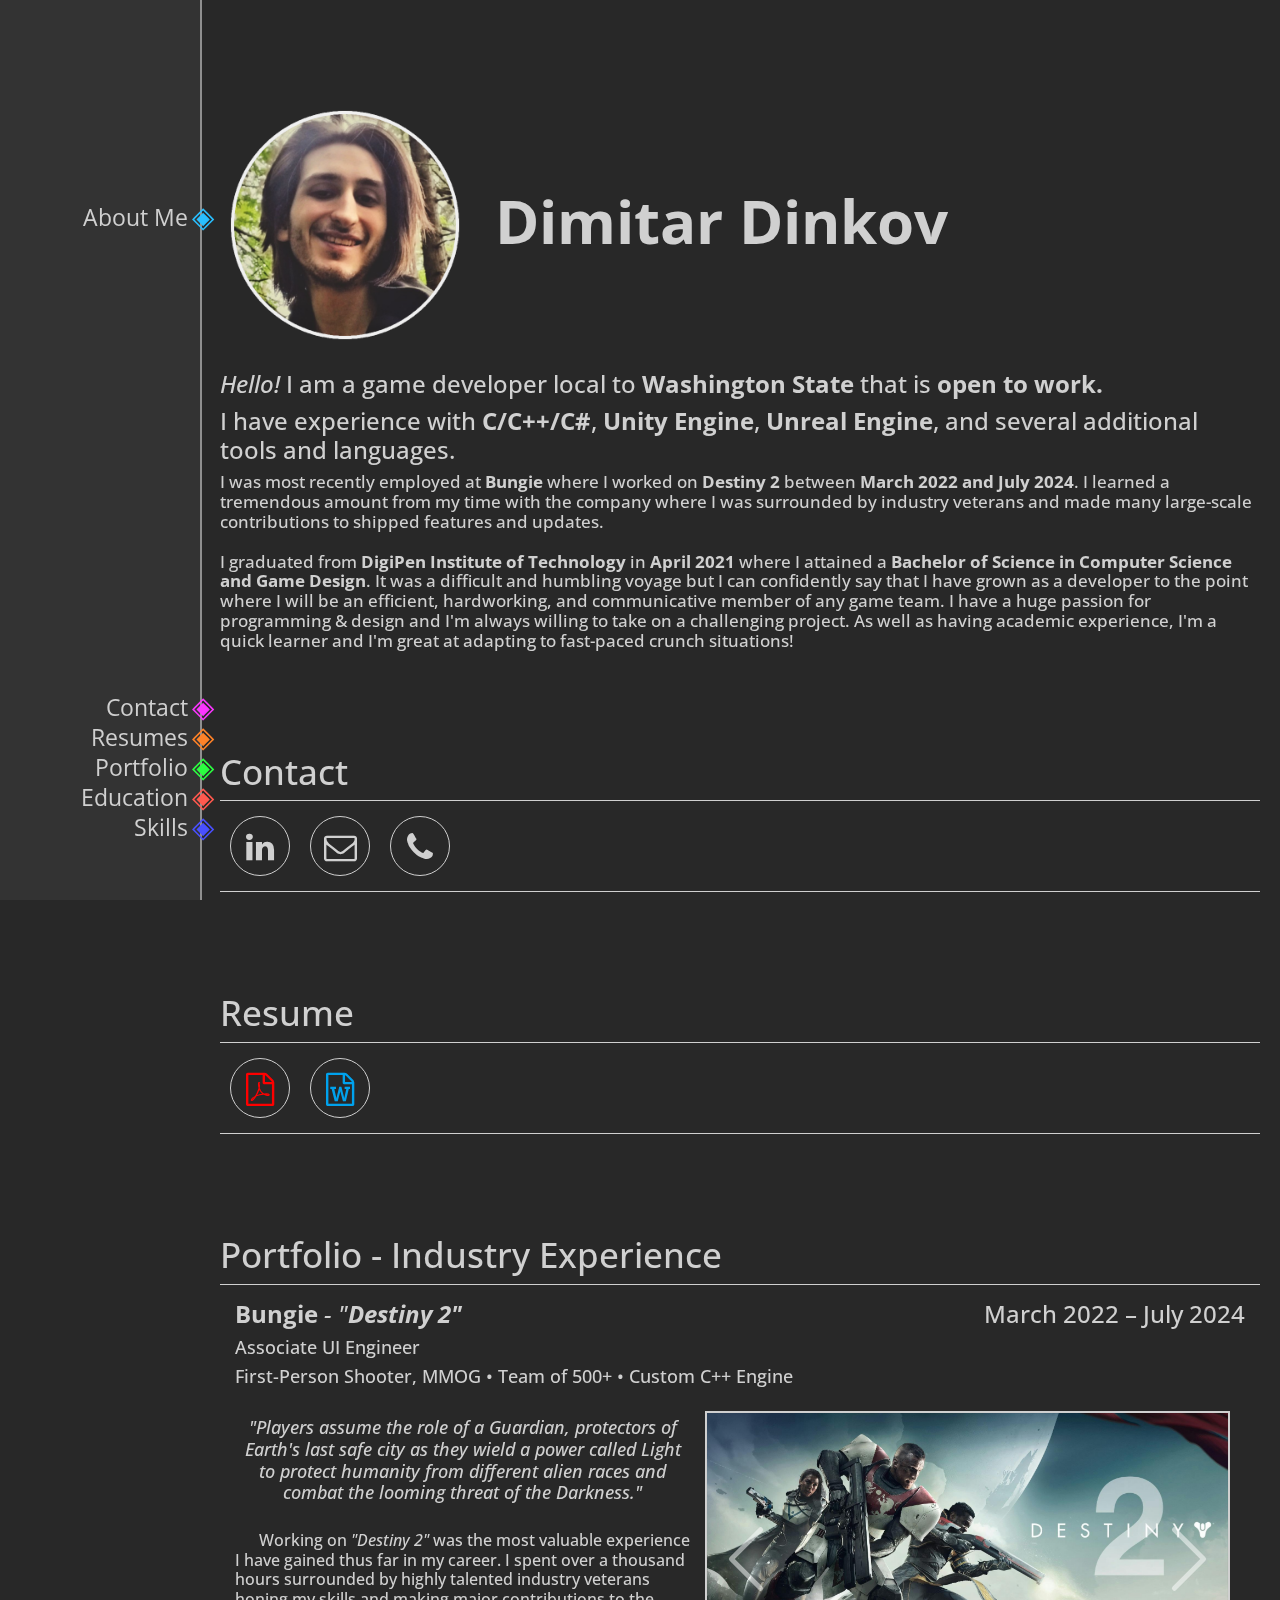
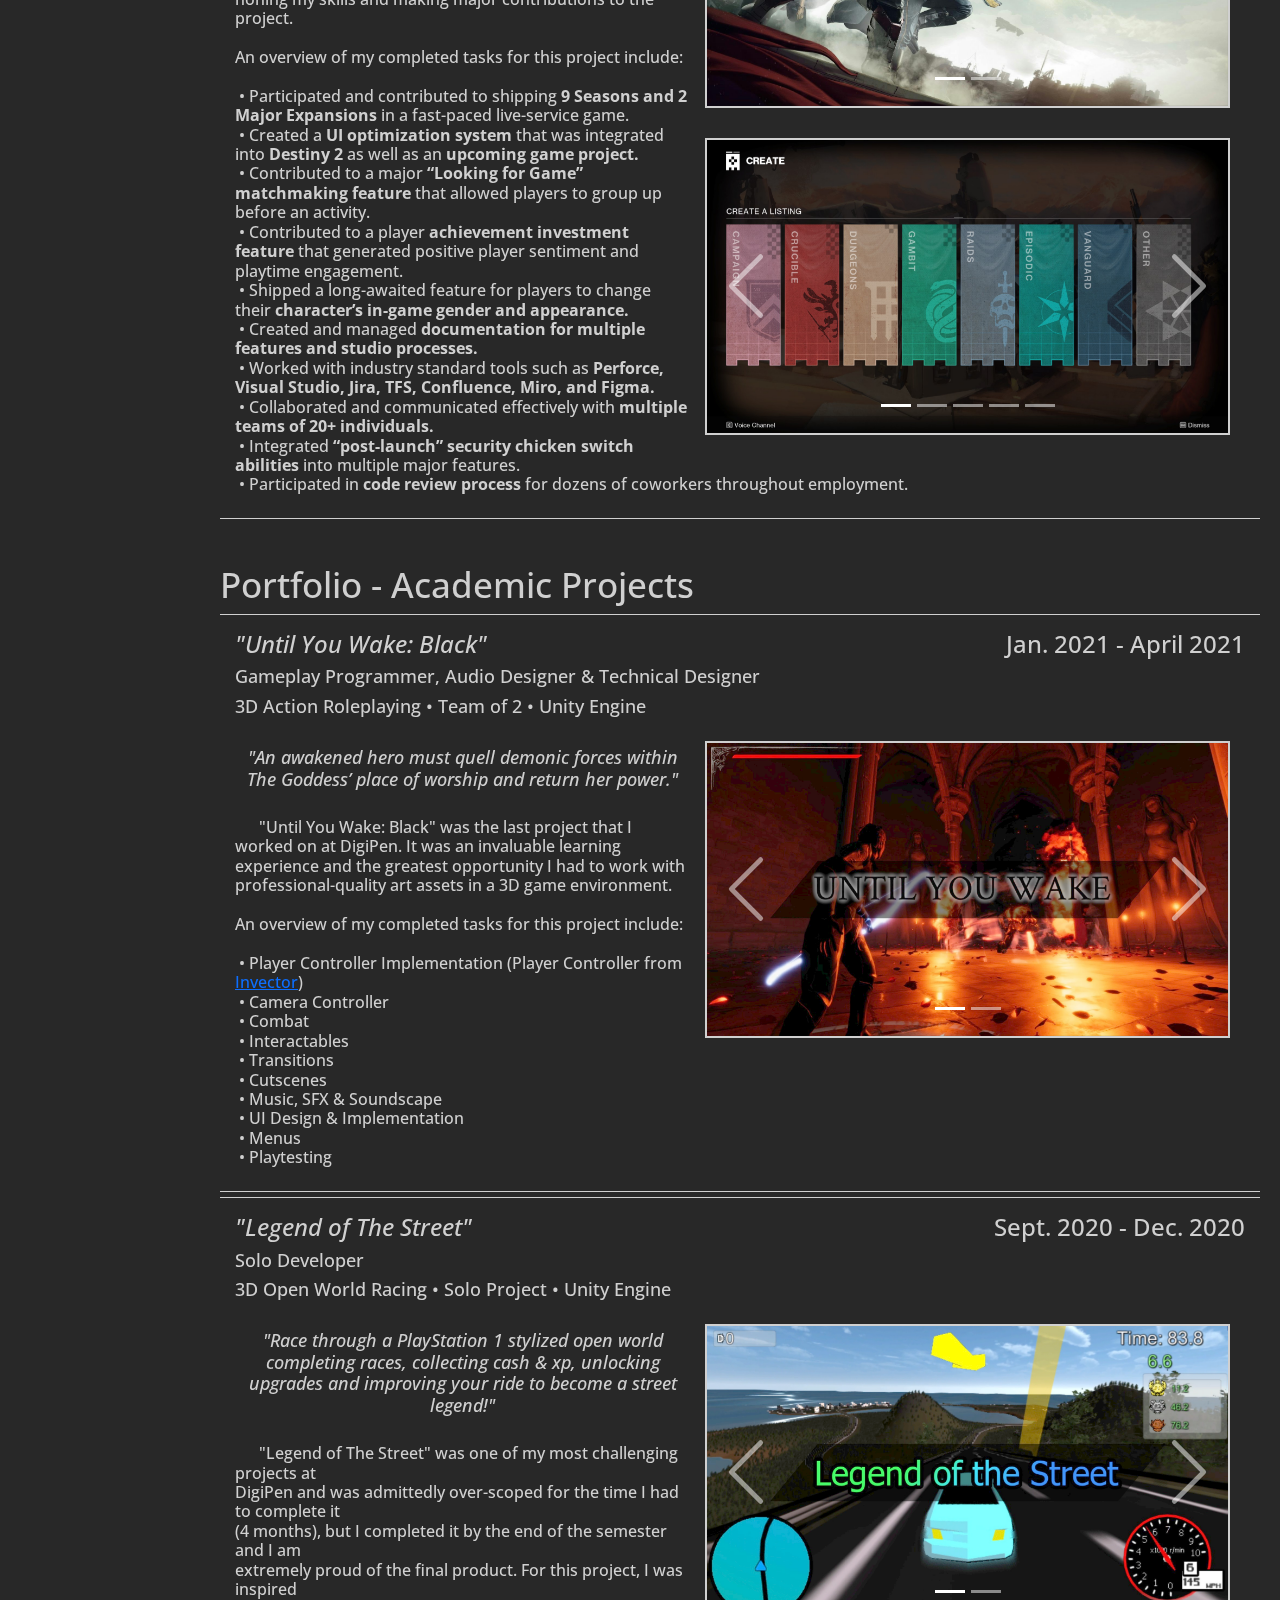
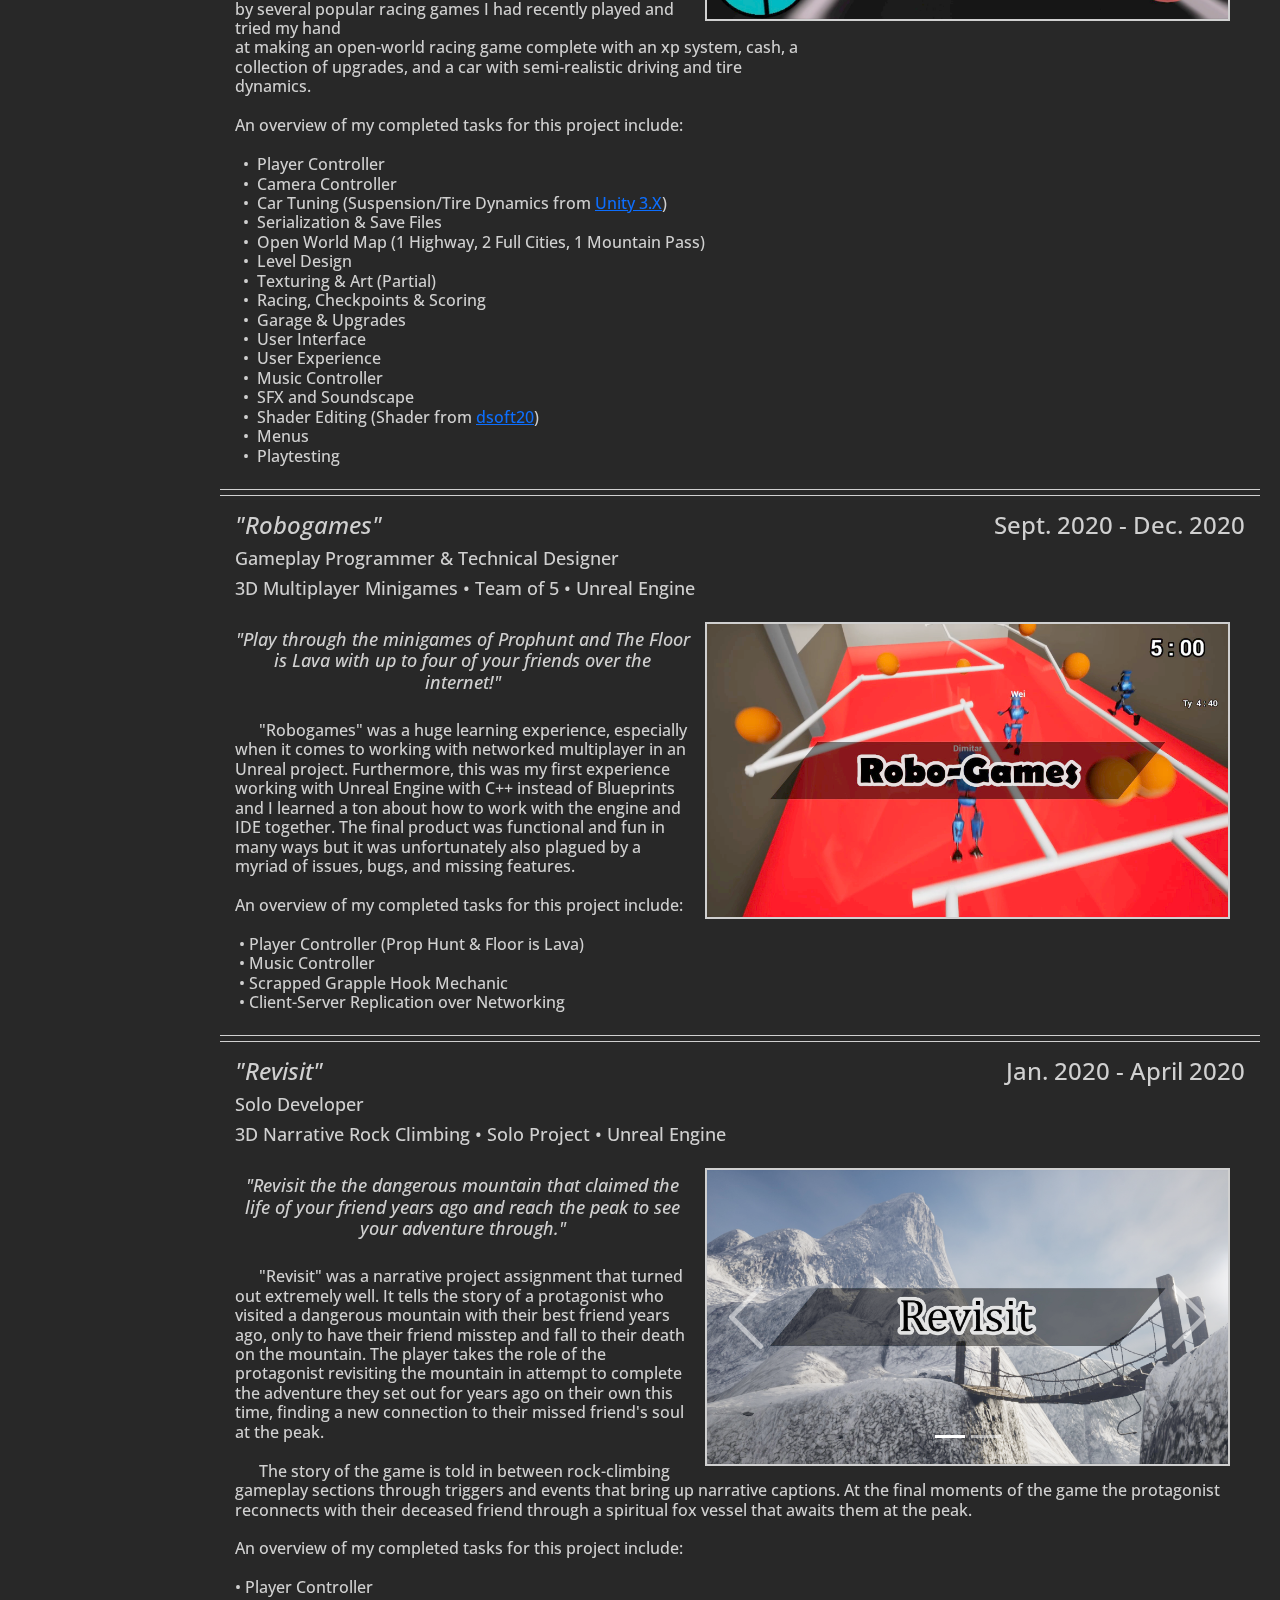
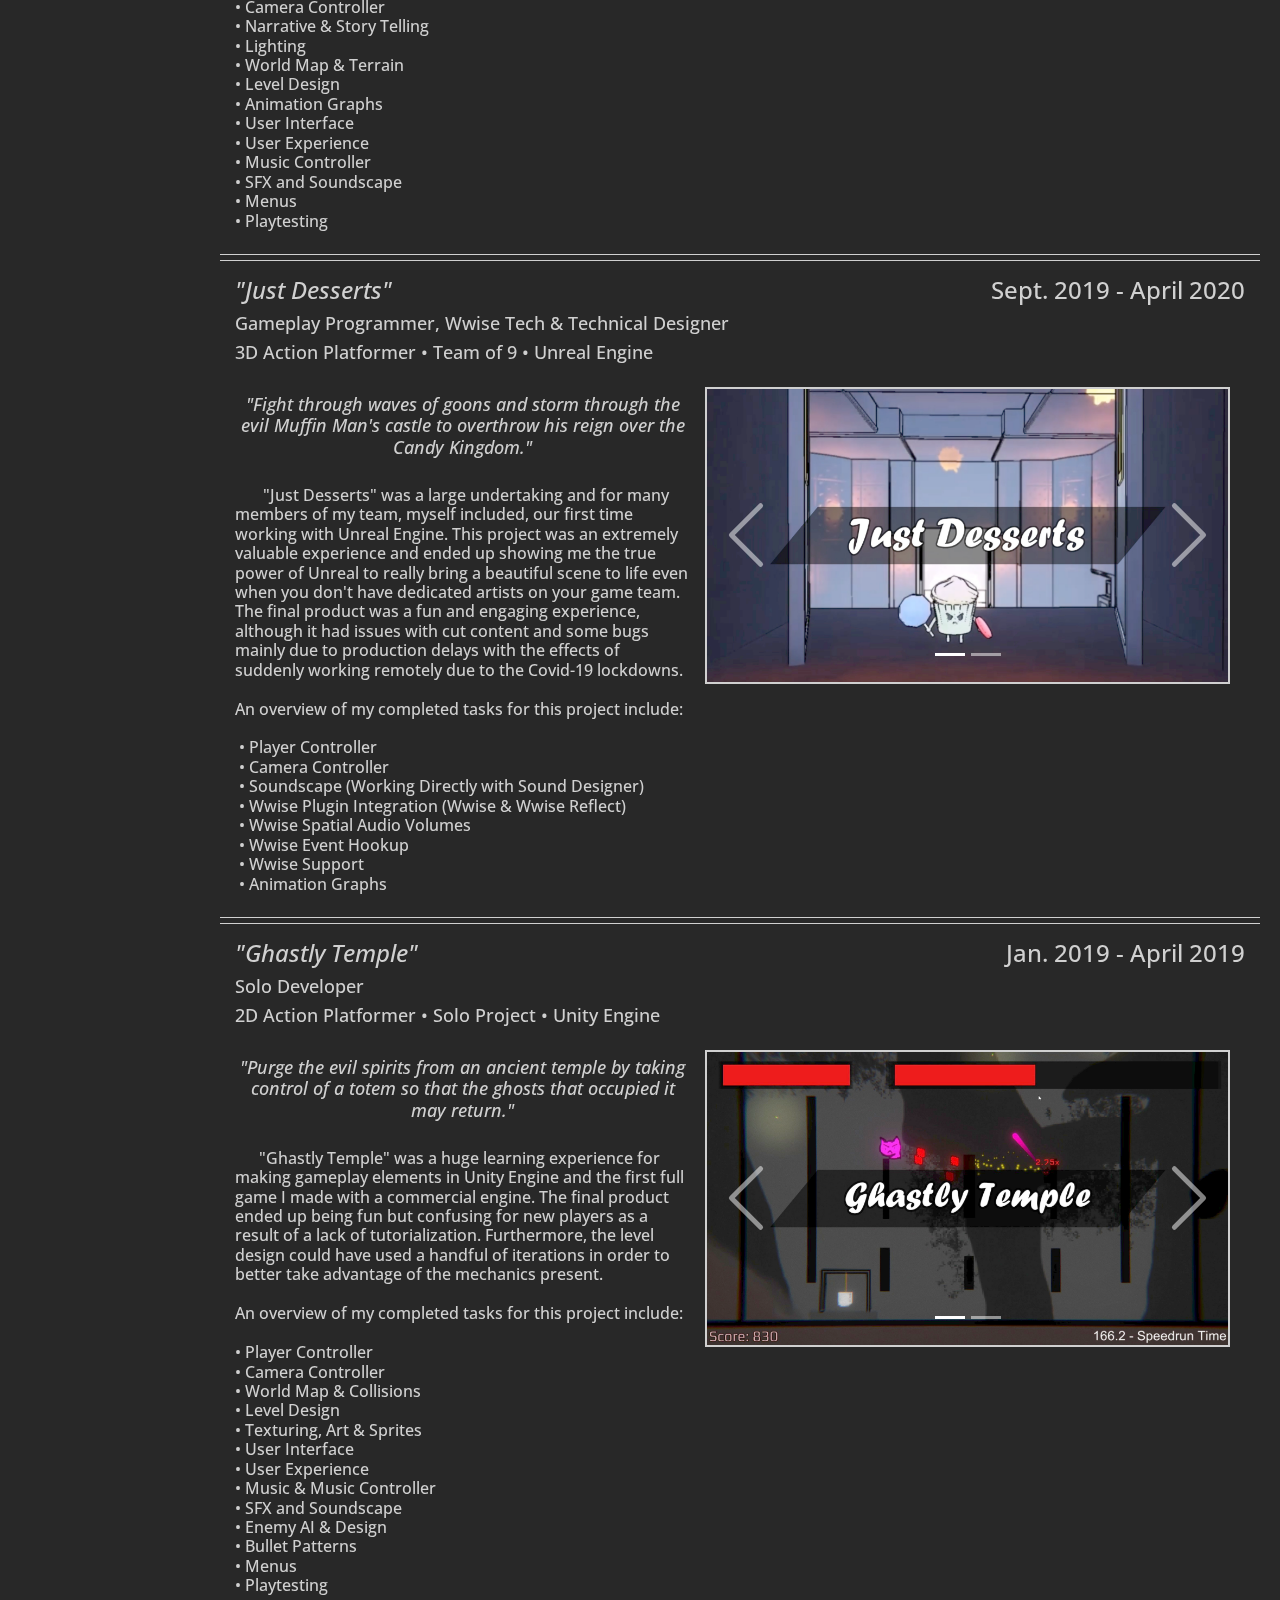
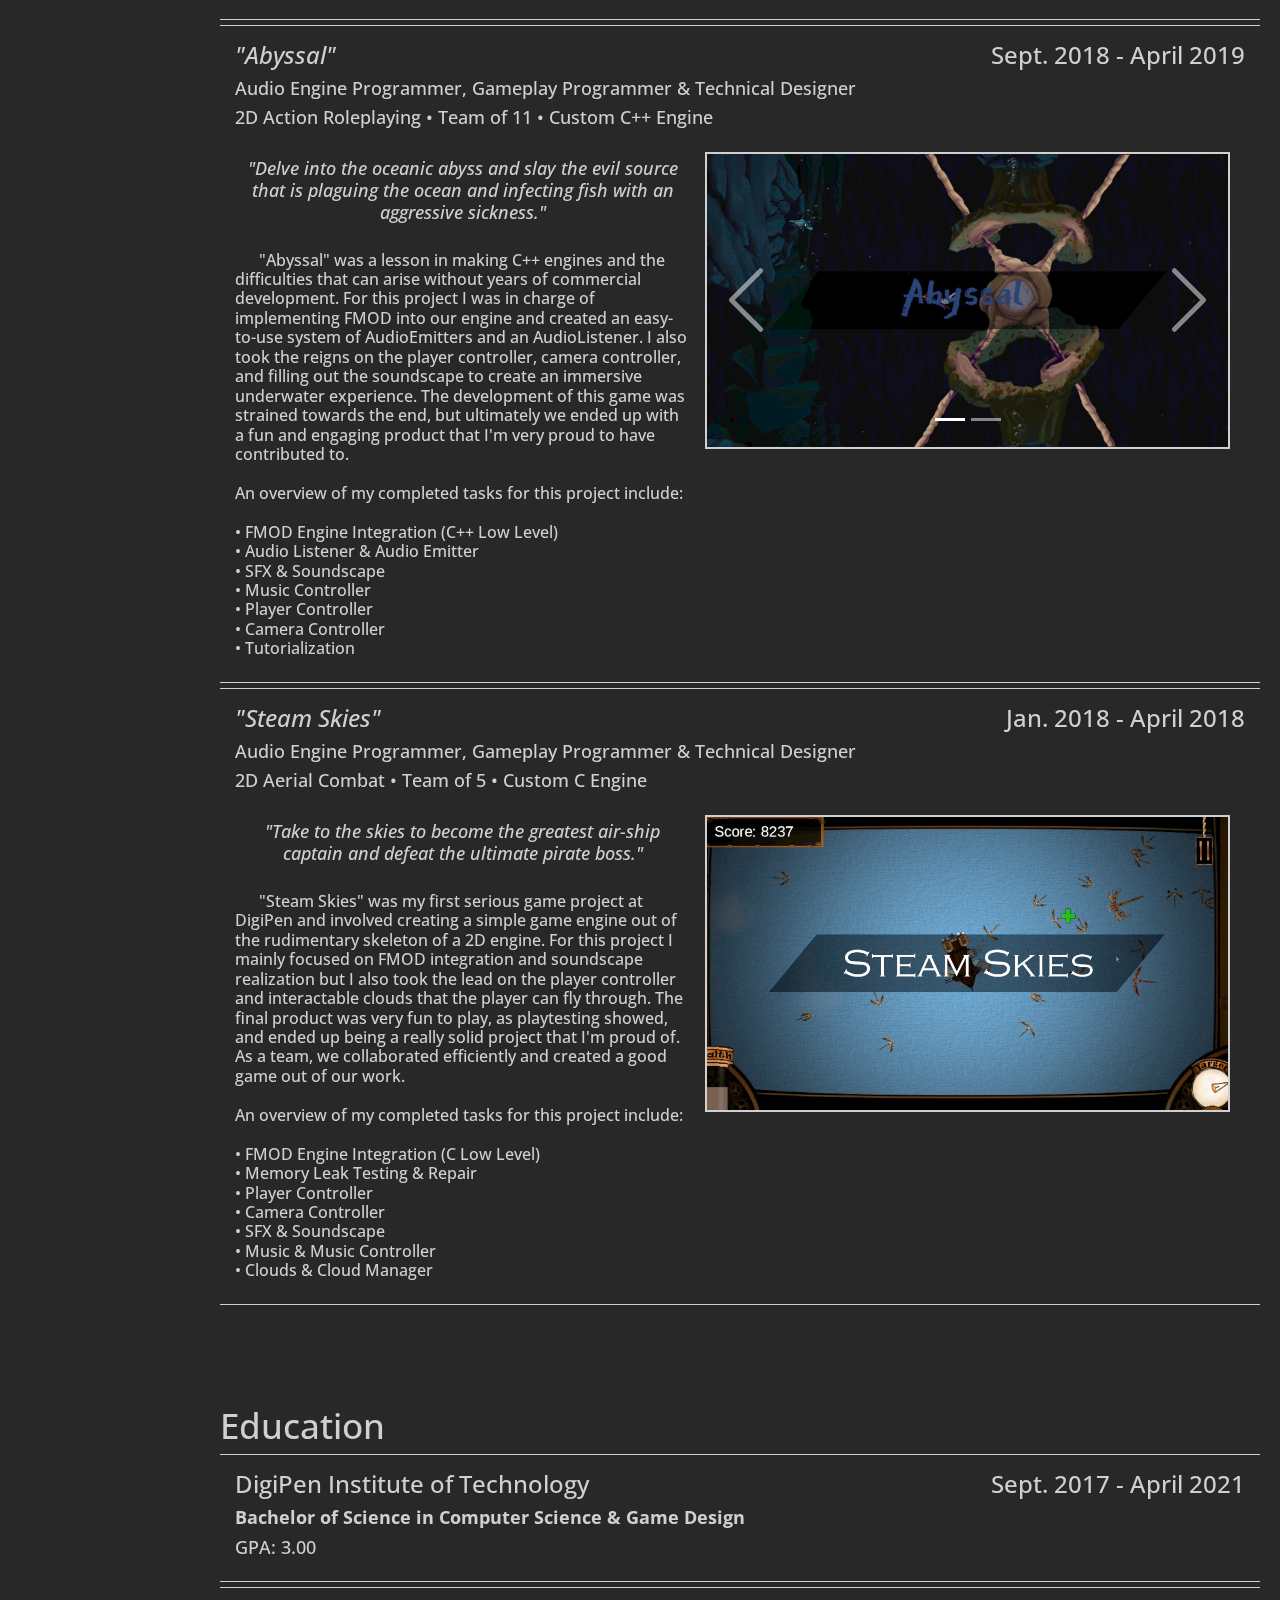
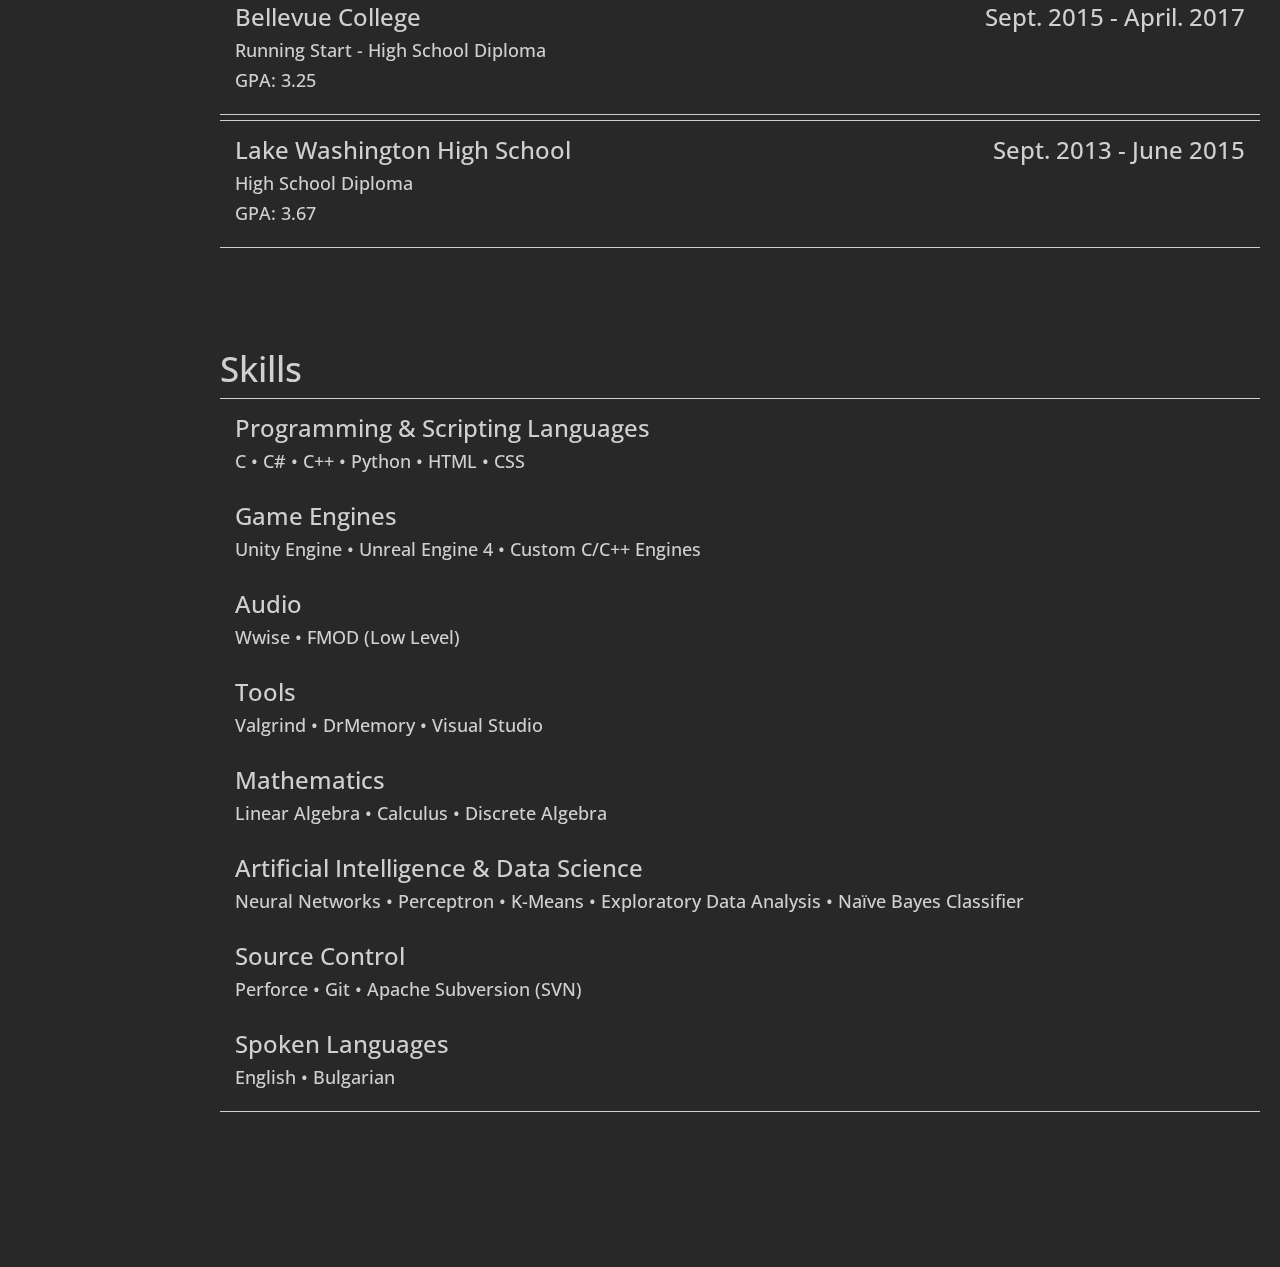
<file: index.html>
<!DOCTYPE html>
<html data-bs-theme="light" lang="en">

<head>
    <meta charset="utf-8">
    <meta name="viewport" content="width=device-width, initial-scale=1.0, shrink-to-fit=no">
    <title>Dimitar Dinkov - Portfolio, Resume, &amp; Contact Info</title>
    <meta name="twitter:title" content="Dimitar Dinkov - Portfolio, Resume, &amp; Contact Info">
    <link rel="stylesheet" href="assets/bootstrap/css/bootstrap.min.css">
    <link rel="stylesheet" href="https://fonts.googleapis.com/css?family=Open+Sans&amp;display=swap">
    <link rel="stylesheet" href="assets/fonts/font-awesome.min.css">
    <link rel="stylesheet" href="assets/css/MyStyles.css">
</head>

<body>
    <div id="page-wrapper" class="page-wrapper">
        <div class="sidebar-background"></div>
        <div id="sidebar-about-me" class="sidebar-entry"><a class="sidebar-link">About Me&nbsp;&nbsp;<span class="diamond-1">◈<br></span></a><a class="sidebar-real-link" href="#anchor-about-me-target"></a></div>
        <div id="sidebar-contact" class="sidebar-entry"><a class="sidebar-link">Contact&nbsp;&nbsp;<span class="diamond-2">◈<br></span></a><a class="sidebar-real-link" href="#anchor-contact-target"></a></div>
        <div id="sidebar-resumes" class="sidebar-entry"><a class="sidebar-link">Resumes&nbsp;&nbsp;<span class="diamond-3">◈<br></span></a><a class="sidebar-real-link" href="#anchor-resumes-target"></a></div>
        <div id="sidebar-portfolio" class="sidebar-entry"><a class="sidebar-link">Portfolio&nbsp;&nbsp;<span class="diamond-4">◈<br></span></a><a class="sidebar-real-link" href="#anchor-portfolio-target"></a></div>
        <div id="sidebar-education" class="sidebar-entry"><a class="sidebar-link">Education&nbsp;&nbsp;<span class="diamond-5">◈<br></span></a><a class="sidebar-real-link" href="#anchor-education-target"></a></div>
        <div id="sidebar-skills" class="sidebar-entry"><a class="sidebar-link">Skills&nbsp;&nbsp;<span class="diamond-6">◈<br></span></a><a class="sidebar-real-link" href="#anchor-skills-target"></a></div>
        <div id="line-gradient" class="line-gradient"></div>
        <div id="content" class="content">
            <div id="about-me" class="about-me">
                <div id="anchor-about-me"></div>
                <div id="anchor-about-me-target"></div>
                <div id="name-banner" class="name-banner"><img src="assets/img/DimitarDinkov.png">
                    <h1><strong>Dimitar Dinkov</strong></h1>
                </div>
                <h3><em>Hello!</em>&nbsp;I am a game developer local to&nbsp;<strong>Washington State</strong>&nbsp;that is <strong>open to work.</strong></h3>
                <h3>I have experience with <strong>C/C++/C#</strong>, <strong>Unity Engine</strong>, <strong>Unreal Engine</strong>, and several additional tools and languages. </h3>
                <h5>I was most recently employed at <strong>Bungie </strong>where I worked on <strong>Destiny 2 </strong>between&nbsp;<strong>March 2022 and July 2024</strong>. I learned a tremendous amount from my time with the company where I was surrounded by industry veterans and made many large-scale contributions to shipped features and updates.<br><br>I graduated from <strong>DigiPen Institute of Technology</strong> in <strong>April 2021</strong> where I attained a <strong>Bachelor of Science in Computer Science and Game Design</strong>. It was a difficult and humbling voyage but I can confidently say that I have grown as a developer to the point where I will be an efficient, hardworking, and communicative member of any game team. I have a huge passion for programming &amp; design and I'm always willing to take on a challenging project. As well as having academic experience, I'm a quick learner and I'm great at adapting to fast-paced crunch situations!</h5>
            </div>
            <div id="contact" class="contact">
                <div id="anchor-contact"></div>
                <div id="anchor-contact-target"></div>
                <h2>Contact</h2>
                <div class="contact-entry"><a href="https://www.linkedin.com/in/ddinkov/"><i class="fa fa-linkedin"></i></a><a class="copy-to-clipboard" href="#/" copy-val="DimitarDinkovDinkov@gmail.com"><i class="fa fa-envelope-o"></i></a><a class="copy-to-clipboard" href="#/" copy-val="+1-862-243-0833"><i class="fa fa-phone"></i></a></div>
            </div>
            <div id="resumes" class="resumes">
                <div id="anchor-resumes"></div>
                <div id="anchor-resumes-target"></div>
                <h2>Resume</h2>
                <div class="resume-entry"><a href="assets/resume/Resume_DimitarDinkov.pdf"><i class="fa fa-file-pdf-o"></i></a><a href="assets/resume/Resume_DimitarDinkov.docx"><i class="fa fa-file-word-o"></i></a></div>
                <div class="d-none resume-entry">
                    <h3>Audio Programmer</h3><a href="#"><i class="fa fa-file-pdf-o"></i></a><a href="#"><i class="fa fa-file-word-o"></i></a>
                </div>
            </div>
            <div id="portfolio" class="portfolio">
                <div id="anchor-portfolio"></div>
                <div id="anchor-portfolio-target"></div>
                <h2>Portfolio - Industry Experience</h2>
                <div id="portfolio-entry-1" class="portfolio-entry">
                    <h3 class="portfolio-game-title"><strong>Bungie</strong><em> - "</em><strong><em>Destiny 2"</em></strong></h3>
                    <h3 class="portfolio-game-date">March 2022 – July 2024</h3>
                    <h4 class="portfolio-game-role">Associate UI Engineer</h4>
                    <h4 class="portfolio-game-info">First-Person Shooter, MMOG • Team of 500+ • Custom C++ Engine</h4>
                    <div class="carousel slide portfolio-game-gallery" data-bs-ride="false" id="carousel-7">
                        <div class="carousel-inner">
                            <div class="carousel-item active"><img class="w-100 d-block" src="assets/img/D2.jpg" alt="Slide Image"></div>
                            <div class="carousel-item"><iframe allowfullscreen="" frameborder="0" src="https://www.youtube.com/embed/dZrxWFrd1zQ" class="w-100 d-block video" width="560" height="312"></iframe></div>
                        </div>
                        <div><a class="carousel-control-prev" href="#carousel-7" role="button" data-bs-slide="prev"><span class="carousel-control-prev-icon"></span><span class="visually-hidden">Previous</span></a><a class="carousel-control-next" href="#carousel-7" role="button" data-bs-slide="next"><span class="carousel-control-next-icon"></span><span class="visually-hidden">Next</span></a></div>
                        <div class="carousel-indicators"><button type="button" data-bs-target="#carousel-7" data-bs-slide-to="0" class="active"></button> <button type="button" data-bs-target="#carousel-7" data-bs-slide-to="1"></button></div>
                    </div>
                    <div class="carousel slide portfolio-game-gallery" data-bs-ride="false" id="carousel-8">
                        <div class="carousel-inner">
                            <div class="carousel-item active"><img class="w-100 d-block" src="assets/img/D2FTF2.jpg" alt="Slide Image"></div>
                            <div class="carousel-item"><img class="w-100 d-block" src="assets/img/D2FTF1.jpg" alt="Slide Image"></div>
                            <div class="carousel-item"><img class="w-100 d-block" src="assets/img/D2FTF3.jpg" alt="Slide Image"></div>
                            <div class="carousel-item"><img class="w-100 d-block" src="assets/img/D2GR.jpg" alt="Slide Image"></div>
                            <div class="carousel-item"><img class="w-100 d-block" src="assets/img/D2CC.jpg" alt="Slide Image"></div>
                        </div>
                        <div><a class="carousel-control-prev" href="#carousel-8" role="button" data-bs-slide="prev"><span class="carousel-control-prev-icon"></span><span class="visually-hidden">Previous</span></a><a class="carousel-control-next" href="#carousel-8" role="button" data-bs-slide="next"><span class="carousel-control-next-icon"></span><span class="visually-hidden">Next</span></a></div>
                        <div class="carousel-indicators"><button type="button" data-bs-target="#carousel-8" data-bs-slide-to="0" class="active"></button> <button type="button" data-bs-target="#carousel-8" data-bs-slide-to="1"></button> <button type="button" data-bs-target="#carousel-8" data-bs-slide-to="2"></button> <button type="button" data-bs-target="#carousel-8" data-bs-slide-to="3"></button> <button type="button" data-bs-target="#carousel-8" data-bs-slide-to="4"></button></div>
                    </div>
                    <h4 class="text-center portfolio-game-high-concept"><br><em>"Players assume the role of a Guardian, protectors of Earth's last safe city as they wield a power called Light to protect humanity from different alien races and combat the looming threat of the Darkness."</em></h4>
                    <h6 class="portfolio-game-about"><br>&nbsp; &nbsp; &nbsp; Working on <em>"Destiny 2"</em> was the most valuable experience I have gained thus far in my career. I spent over a thousand hours surrounded by highly talented industry veterans honing my skills and making major contributions to the project.<br><br>An overview of my completed tasks for this project include:<br><br>&nbsp;• Participated and contributed to shipping <strong>9</strong>&nbsp;<strong>Seasons and 2 Major Expansions</strong> in a fast-paced live-service game.<br>&nbsp;• Created a<strong> UI optimization system</strong> that was integrated into <strong>Destiny 2 </strong>as well as an <strong>upcoming game project.</strong><br>&nbsp;• Contributed to a major <strong>“Looking for Game” matchmaking feature</strong> that allowed players to group up before an activity.<br>&nbsp;• Contributed to a player <strong>achievement investment feature</strong> that generated positive player sentiment and playtime engagement.<br>&nbsp;• Shipped a long-awaited feature for players to change their <strong>character’s in-game gender and appearance.</strong><br>&nbsp;• Created and managed <strong>documentation for multiple features and studio processes.</strong><br>&nbsp;• Worked with industry standard tools such as <strong>Perforce, Visual Studio, Jira, TFS, Confluence, Miro, and Figma.</strong><br>&nbsp;• Collaborated and communicated effectively with <strong>multiple teams of 20+ individuals.&nbsp;</strong><br>&nbsp;• Integrated <strong>“post-launch” security chicken switch abilities</strong> into multiple major features.<br>&nbsp;• Participated in <strong>code review process</strong> for dozens of coworkers throughout employment.</h6>
                </div>
                <h2 style="margin-top: 45px;">Portfolio - Academic Projects</h2>
                <div id="portfolio-entry-1" class="portfolio-entry">
                    <h3 class="portfolio-game-title"><em>"Until You Wake: Black"</em></h3>
                    <h3 class="portfolio-game-date">Jan. 2021 - April 2021</h3>
                    <h4 class="portfolio-game-role">Gameplay Programmer, Audio Designer &amp; Technical Designer</h4>
                    <h4 class="portfolio-game-info">3D Action Roleplaying • Team of 2 • Unity Engine</h4>
                    <div class="carousel slide portfolio-game-gallery" data-bs-ride="false" id="carousel-1">
                        <div class="carousel-inner">
                            <div class="carousel-item active"><img class="w-100 d-block" src="assets/img/UYW1.jpg" alt="Slide Image"></div>
                            <div class="carousel-item"><iframe allowfullscreen="" frameborder="0" src="https://www.youtube.com/embed/UeajPpGcLOk" class="w-100 d-block video" width="560" height="312"></iframe></div>
                        </div>
                        <div><a class="carousel-control-prev" href="#carousel-1" role="button" data-bs-slide="prev"><span class="carousel-control-prev-icon"></span><span class="visually-hidden">Previous</span></a><a class="carousel-control-next" href="#carousel-1" role="button" data-bs-slide="next"><span class="carousel-control-next-icon"></span><span class="visually-hidden">Next</span></a></div>
                        <div class="carousel-indicators"><button type="button" data-bs-target="#carousel-1" data-bs-slide-to="0" class="active"></button> <button type="button" data-bs-target="#carousel-1" data-bs-slide-to="1"></button></div>
                    </div>
                    <h4 class="text-center portfolio-game-high-concept"><br><em>"An awakened hero must quell demonic forces within The Goddess’ place of worship and return her power."</em></h4>
                    <h6 class="portfolio-game-about"><br>&nbsp;&nbsp;&nbsp;&nbsp;&nbsp;&nbsp;"Until You Wake: Black" was the last project that I worked on at DigiPen. It was an invaluable learning experience and the greatest opportunity I had to work with professional-quality art assets in a 3D game environment.&nbsp;<br><br>An overview of my completed tasks for this project include:<br><br>&nbsp;•&nbsp;Player Controller Implementation (Player Controller from <a href="https://assetstore.unity.com/packages/tools/game-toolkits/third-person-controller-melee-combat-template-44227">Invector</a>)<br>&nbsp;•&nbsp;Camera Controller<br>&nbsp;•&nbsp;Combat<br>&nbsp;•&nbsp;Interactables<br>&nbsp;•&nbsp;Transitions<br>&nbsp;•&nbsp;Cutscenes<br>&nbsp;•&nbsp;Music, SFX &amp; Soundscape<br>&nbsp;•&nbsp;UI Design &amp; Implementation<br>&nbsp;•&nbsp;Menus<br>&nbsp;•&nbsp;Playtesting</h6>
                </div>
                <div id="portfolio-entry-2" class="portfolio-entry">
                    <h3 class="portfolio-game-title"><em>"Legend of The Street"</em><br></h3>
                    <h3 class="portfolio-game-date">Sept. 2020 - Dec. 2020</h3>
                    <h4 class="portfolio-game-role">Solo Developer</h4>
                    <h4 class="portfolio-game-info">3D Open World Racing • Solo Project • Unity Engine</h4>
                    <div class="carousel slide portfolio-game-gallery" data-bs-ride="false" id="carousel-2">
                        <div class="carousel-inner">
                            <div class="carousel-item active"><img class="w-100 d-block" src="assets/img/LoTS2.jpg" alt="Slide Image"></div>
                            <div class="carousel-item"><iframe allowfullscreen="" frameborder="0" src="https://www.youtube.com/embed/Cwy-y2EON5w" class="w-100 d-block video" width="560" height="312"></iframe></div>
                        </div>
                        <div><a class="carousel-control-prev" href="#carousel-2" role="button" data-bs-slide="prev"><span class="carousel-control-prev-icon"></span><span class="visually-hidden">Previous</span></a><a class="carousel-control-next" href="#carousel-2" role="button" data-bs-slide="next"><span class="carousel-control-next-icon"></span><span class="visually-hidden">Next</span></a></div>
                        <div class="carousel-indicators"><button type="button" data-bs-target="#carousel-2" data-bs-slide-to="0" class="active"></button> <button type="button" data-bs-target="#carousel-2" data-bs-slide-to="1"></button></div>
                    </div>
                    <h4 class="text-center portfolio-game-high-concept"><br><em>"Race through a PlayStation 1 stylized open world completing races, collecting cash &amp; xp, unlocking upgrades and improving your ride to become a street legend!"</em><br></h4>
                    <h6 class="portfolio-game-about"><br>&nbsp; &nbsp; &nbsp; "Legend of The Street" was one of my most challenging projects at <br>DigiPen and was admittedly over-scoped for the time I had to complete it<br> (4 months), but I completed it by the end of the semester and I am <br>extremely proud of the final product. For this project, I was inspired <br>by several popular racing games I had recently played and tried my hand <br>at making an open-world racing game complete with an xp system, cash, a <br>collection of upgrades, and a car with semi-realistic driving and tire <br>dynamics.&nbsp;<br><br>An overview of my completed tasks for this project include:<br><br>&nbsp; •&nbsp; Player Controller<br>&nbsp; •&nbsp; Camera Controller<br>&nbsp; •&nbsp; Car Tuning (Suspension/Tire Dynamics from&nbsp;<a href="https://github.com/adrenak/unity-3.x-car-tutorial">Unity 3.X</a>)<br>&nbsp; •&nbsp; Serialization &amp; Save Files<br>&nbsp; •&nbsp; Open World Map (1 Highway, 2 Full Cities, 1 Mountain Pass)<br>&nbsp; •&nbsp; Level Design<br>&nbsp; •&nbsp; Texturing &amp; Art (Partial)<br>&nbsp; •&nbsp; Racing, Checkpoints &amp; Scoring<br>&nbsp; •&nbsp; Garage &amp; Upgrades<br>&nbsp; •&nbsp; User Interface<br>&nbsp; •&nbsp; User Experience<br>&nbsp; •&nbsp; Music Controller<br>&nbsp; •&nbsp; SFX and Soundscape<br>&nbsp; •&nbsp; Shader Editing (Shader from&nbsp;<a href="https://github.com/dsoft20/psx_retroshader">dsoft20</a>)<br>&nbsp; •&nbsp; Menus<br>&nbsp; •&nbsp; Playtesting<br></h6>
                </div>
                <div id="portfolio-entry-3" class="portfolio-entry">
                    <h3 class="portfolio-game-title"><em>"Robogames"</em><br></h3>
                    <h3 class="portfolio-game-date">Sept. 2020 - Dec. 2020</h3>
                    <h4 class="portfolio-game-role">Gameplay Programmer &amp; Technical Designer</h4>
                    <h4 class="portfolio-game-info">3D Multiplayer Minigames • Team of 5 • Unreal Engine</h4><img class="portfolio-game-gallery" src="assets/img/RG1.jpg">
                    <h4 class="text-center portfolio-game-high-concept"><br><em>"Play through the minigames of Prophunt and The Floor is Lava with up to four of your friends over the internet!"</em><br></h4>
                    <h6 class="portfolio-game-about"><br>&nbsp; &nbsp; &nbsp; "Robogames" was a huge learning experience, especially when it comes to working with networked multiplayer in an Unreal project. Furthermore, this was my first experience working with Unreal Engine with C++ instead of Blueprints and I learned a ton about how to work with the engine and IDE together. The final product was functional and fun in many ways but it was unfortunately also plagued by a myriad of issues, bugs, and missing features.<br><br>An overview of my completed tasks for this project include:<br><br>&nbsp;•&nbsp;Player Controller (Prop Hunt &amp; Floor is Lava)<br>&nbsp;•&nbsp;Music Controller<br>&nbsp;•&nbsp;Scrapped Grapple Hook Mechanic<br>&nbsp;•&nbsp;Client-Server Replication over Networking<br></h6>
                </div>
                <div id="portfolio-entry-4" class="portfolio-entry">
                    <h3 class="portfolio-game-title"><em>"Revisit"</em><br></h3>
                    <h3 class="portfolio-game-date">Jan. 2020 - April 2020</h3>
                    <h4 class="portfolio-game-role">Solo Developer</h4>
                    <h4 class="portfolio-game-info">3D Narrative Rock Climbing • Solo Project • Unreal Engine</h4>
                    <div class="carousel slide portfolio-game-gallery" data-bs-ride="false" id="carousel-3">
                        <div class="carousel-inner">
                            <div class="carousel-item active"><img class="w-100 d-block" src="assets/img/R1.jpg" alt="Slide Image"></div>
                            <div class="carousel-item"><iframe allowfullscreen="" frameborder="0" src="https://www.youtube.com/embed/AQv_chO4VpM" class="w-100 d-block video" width="560" height="312"></iframe></div>
                        </div>
                        <div><a class="carousel-control-prev" href="#carousel-3" role="button" data-bs-slide="prev"><span class="carousel-control-prev-icon"></span><span class="visually-hidden">Previous</span></a><a class="carousel-control-next" href="#carousel-3" role="button" data-bs-slide="next"><span class="carousel-control-next-icon"></span><span class="visually-hidden">Next</span></a></div>
                        <div class="carousel-indicators"><button type="button" data-bs-target="#carousel-3" data-bs-slide-to="0" class="active"></button> <button type="button" data-bs-target="#carousel-3" data-bs-slide-to="1"></button></div>
                    </div>
                    <h4 class="text-center portfolio-game-high-concept"><br><em>"Revisit the the dangerous mountain that claimed the life of your friend years ago and reach the peak to see your adventure through."</em><br></h4>
                    <h6 class="portfolio-game-about">&nbsp;<br>&nbsp; &nbsp; &nbsp; "Revisit" was a narrative project assignment that turned out extremely well. It tells the story of a protagonist who visited a dangerous mountain with their best friend years ago, only to have their friend misstep and fall to their death on the mountain. The player takes the role of the protagonist revisiting the mountain in attempt to complete the adventure they set out for years ago on their own this time, finding a new connection to their missed friend's soul at the peak.<br><br>&nbsp;&nbsp;&nbsp;&nbsp;&nbsp;&nbsp;The story of the game is told in between rock-climbing gameplay sections through triggers and events that bring up narrative captions. At the final moments of the game the protagonist reconnects with their deceased friend through a spiritual fox vessel that awaits them at the peak.<br><br>An overview of my completed tasks for this project include:<br><br> •&nbsp;Player Controller<br> •&nbsp;Camera Controller<br> •&nbsp;Narrative &amp; Story Telling<br> •&nbsp;Lighting<br> •&nbsp;World Map &amp; Terrain<br> •&nbsp;Level Design<br> •&nbsp;Animation Graphs<br> •&nbsp;User Interface<br> •&nbsp;User Experience<br> •&nbsp;Music Controller<br> •&nbsp;SFX and Soundscape<br> •&nbsp;Menus<br> •&nbsp;Playtesting<br></h6>
                </div>
                <div id="portfolio-entry-5" class="portfolio-entry">
                    <h3 class="portfolio-game-title"><em>"Just Desserts"</em><br></h3>
                    <h3 class="portfolio-game-date">Sept. 2019 - April 2020</h3>
                    <h4 class="portfolio-game-role">Gameplay Programmer, Wwise Tech &amp; Technical Designer</h4>
                    <h4 class="portfolio-game-info">3D Action Platformer • Team of 9 • Unreal Engine</h4>
                    <div class="carousel slide portfolio-game-gallery" data-bs-ride="false" id="carousel-4">
                        <div class="carousel-inner">
                            <div class="carousel-item active"><img class="w-100 d-block" src="assets/img/JD1.jpg" alt="Slide Image"></div>
                            <div class="carousel-item"><iframe allowfullscreen="" frameborder="0" src="https://www.youtube.com/embed/HlOtwslr3mk" class="w-100 d-block video" width="560" height="312"></iframe></div>
                        </div>
                        <div><a class="carousel-control-prev" href="#carousel-4" role="button" data-bs-slide="prev"><span class="carousel-control-prev-icon"></span><span class="visually-hidden">Previous</span></a><a class="carousel-control-next" href="#carousel-4" role="button" data-bs-slide="next"><span class="carousel-control-next-icon"></span><span class="visually-hidden">Next</span></a></div>
                        <div class="carousel-indicators"><button type="button" data-bs-target="#carousel-4" data-bs-slide-to="0" class="active"></button> <button type="button" data-bs-target="#carousel-4" data-bs-slide-to="1"></button></div>
                    </div>
                    <h4 class="text-center portfolio-game-high-concept"><br><em>"Fight through waves of goons and storm through the evil Muffin Man's castle to overthrow his reign over the Candy Kingdom."</em><br></h4>
                    <h6 class="portfolio-game-about"><br>&nbsp; &nbsp; &nbsp; &nbsp;"Just Desserts" was a large undertaking and for many members of my team, myself included, our first time working with Unreal Engine. This project was an extremely valuable experience and ended up showing me the true power of Unreal to really bring a beautiful scene to life even when you don't have dedicated artists on your game team. The final product was a fun and engaging experience, although it had issues with cut content and some bugs mainly due to production delays with the effects of suddenly working remotely due to the Covid-19 lockdowns.<br><br>An overview of my completed tasks for this project include:<br><br>&nbsp;•&nbsp;Player Controller<br>&nbsp;•&nbsp;Camera Controller<br>&nbsp;•&nbsp;Soundscape (Working Directly with Sound Designer)<br>&nbsp;•&nbsp;Wwise Plugin Integration (Wwise &amp; Wwise Reflect)<br>&nbsp;•&nbsp;Wwise Spatial Audio Volumes<br>&nbsp;•&nbsp;Wwise Event Hookup<br>&nbsp;•&nbsp;Wwise Support<br>&nbsp;•&nbsp;Animation Graphs<br></h6>
                </div>
                <div id="portfolio-entry-6" class="portfolio-entry">
                    <h3 class="portfolio-game-title"><em>"Ghastly Temple"</em><br></h3>
                    <h3 class="portfolio-game-date">Jan. 2019 - April 2019</h3>
                    <h4 class="portfolio-game-role">Solo Developer</h4>
                    <h4 class="portfolio-game-info">2D Action Platformer • Solo Project • Unity Engine</h4>
                    <div class="carousel slide portfolio-game-gallery" data-bs-ride="false" id="carousel-5">
                        <div class="carousel-inner">
                            <div class="carousel-item active"><img class="w-100 d-block" src="assets/img/GT1.jpg" alt="Slide Image"></div>
                            <div class="carousel-item"><iframe allowfullscreen="" frameborder="0" src="https://www.youtube.com/embed/Xb6Ei1HVqM0" class="w-100 d-block video" width="560" height="312"></iframe></div>
                        </div>
                        <div><a class="carousel-control-prev" href="#carousel-5" role="button" data-bs-slide="prev"><span class="carousel-control-prev-icon"></span><span class="visually-hidden">Previous</span></a><a class="carousel-control-next" href="#carousel-5" role="button" data-bs-slide="next"><span class="carousel-control-next-icon"></span><span class="visually-hidden">Next</span></a></div>
                        <div class="carousel-indicators"><button type="button" data-bs-target="#carousel-5" data-bs-slide-to="0" class="active"></button> <button type="button" data-bs-target="#carousel-5" data-bs-slide-to="1"></button></div>
                    </div>
                    <h4 class="text-center portfolio-game-high-concept"><br><em>"Purge the evil spirits from an ancient temple by taking control of a totem so that the ghosts that occupied it may return."</em><br></h4>
                    <h6 class="portfolio-game-about"><br>&nbsp; &nbsp; &nbsp; "Ghastly Temple" was a huge learning experience for making gameplay elements in Unity Engine and the first full game I made with a commercial engine. The final product ended up being fun but confusing for new players as a result of a lack of tutorialization. Furthermore, the level design could have used a handful of iterations in order to better take advantage of the mechanics present.<br><br>An overview of my completed tasks for this project include:<br><br> •&nbsp;Player Controller<br> •&nbsp;Camera Controller<br> •&nbsp;World Map &amp; Collisions<br> •&nbsp;Level Design<br> •&nbsp;Texturing, Art &amp; Sprites<br> •&nbsp;User Interface<br> •&nbsp;User Experience<br> •&nbsp;Music &amp; Music Controller<br> •&nbsp;SFX and Soundscape<br> •&nbsp;Enemy AI &amp; Design<br> •&nbsp;Bullet Patterns<br> •&nbsp;Menus<br> •&nbsp;Playtesting<br></h6>
                </div>
                <div id="portfolio-entry-7" class="portfolio-entry">
                    <h3 class="portfolio-game-title"><em>"Abyssal"</em><br></h3>
                    <h3 class="portfolio-game-date">Sept. 2018 - April 2019</h3>
                    <h4 class="portfolio-game-role">Audio Engine Programmer, Gameplay Programmer &amp; Technical Designer</h4>
                    <h4 class="portfolio-game-info">2D Action Roleplaying • Team of 11 • Custom C++ Engine</h4>
                    <div class="carousel slide portfolio-game-gallery" data-bs-ride="false" id="carousel-6">
                        <div class="carousel-inner">
                            <div class="carousel-item active"><img class="w-100 d-block" src="assets/img/A1.jpg" alt="Slide Image"></div>
                            <div class="carousel-item"><iframe allowfullscreen="" frameborder="0" src="https://www.youtube.com/embed/FUyREHDigrw" class="w-100 d-block video" width="560" height="312"></iframe></div>
                        </div>
                        <div><a class="carousel-control-prev" href="#carousel-6" role="button" data-bs-slide="prev"><span class="carousel-control-prev-icon"></span><span class="visually-hidden">Previous</span></a><a class="carousel-control-next" href="#carousel-6" role="button" data-bs-slide="next"><span class="carousel-control-next-icon"></span><span class="visually-hidden">Next</span></a></div>
                        <div class="carousel-indicators"><button type="button" data-bs-target="#carousel-6" data-bs-slide-to="0" class="active"></button> <button type="button" data-bs-target="#carousel-6" data-bs-slide-to="1"></button></div>
                    </div>
                    <h4 class="text-center portfolio-game-high-concept"><br><em>"Delve into the oceanic abyss and slay the evil source that is plaguing the ocean and infecting fish with an aggressive sickness."</em><br></h4>
                    <h6 class="portfolio-game-about"><br>&nbsp; &nbsp; &nbsp; "Abyssal" was a lesson in making C++ engines and the difficulties that can arise without years of commercial development. For this project I was in charge of implementing FMOD into our engine and created an easy-to-use system of AudioEmitters and an AudioListener. I also took the reigns on the player controller, camera controller, and filling out the soundscape to create an immersive underwater experience. The development of this game was strained towards the end, but ultimately we ended up with a fun and engaging product that I'm very proud to have contributed to.<br><br>An overview of my completed tasks for this project include:<br><br> •&nbsp;FMOD Engine Integration (C++ Low Level)<br> •&nbsp;Audio Listener &amp; Audio Emitter<br> •&nbsp;SFX &amp; Soundscape<br> •&nbsp;Music Controller<br> •&nbsp;Player Controller<br> •&nbsp;Camera Controller<br> •&nbsp;Tutorialization<br></h6>
                </div>
                <div id="portfolio-entry-8" class="portfolio-entry">
                    <h3 class="portfolio-game-title"><em>"Steam Skies"</em><br></h3>
                    <h3 class="portfolio-game-date">Jan. 2018 - April 2018</h3>
                    <h4 class="portfolio-game-role">Audio Engine Programmer, Gameplay Programmer &amp; Technical Designer</h4>
                    <h4 class="portfolio-game-info">2D Aerial Combat • Team of 5 • Custom C Engine</h4><img class="portfolio-game-gallery" src="assets/img/SS1.jpg">
                    <h4 class="text-center portfolio-game-high-concept"><br><em>"Take to the skies to become the greatest air-ship captain and defeat the ultimate pirate boss."</em><br></h4>
                    <h6 class="portfolio-game-about"><br>&nbsp; &nbsp; &nbsp; "Steam Skies" was my first serious game project at DigiPen and involved creating a simple game engine out of the rudimentary skeleton of a 2D engine. For this project I mainly focused on FMOD integration and soundscape realization but I also took the lead on the player controller and interactable clouds that the player can fly through. The final product was very fun to play, as playtesting showed, and ended up being a really solid project that I'm proud of. As a team, we collaborated efficiently and created a good game out of our work.&nbsp;<br><br>An overview of my completed tasks for this project include:<br><br> •&nbsp;FMOD Engine Integration (C Low Level)<br> •&nbsp;Memory Leak Testing &amp; Repair<br> •&nbsp;Player Controller<br> •&nbsp;Camera Controller<br> •&nbsp;SFX &amp; Soundscape<br> •&nbsp;Music &amp; Music Controller<br> •&nbsp;Clouds &amp; Cloud Manager<br></h6>
                </div>
            </div>
            <div id="education" class="education">
                <div id="anchor-education"></div>
                <div id="anchor-education-target"></div>
                <h2>Education</h2>
                <div class="education-entry">
                    <h3 class="education-school">DigiPen Institute of Technology</h3>
                    <h3 class="education-date">Sept. 2017 - April 2021</h3>
                    <h4 class="education-degree"><strong>Bachelor of Science in Computer Science &amp; Game Design</strong></h4>
                    <h4 class="education-degree">GPA: 3.00</h4>
                </div>
                <div class="education-entry">
                    <h3 class="education-school">Bellevue College</h3>
                    <h3 class="education-date">Sept. 2015 - April. 2017</h3>
                    <h4 class="education-degree">Running Start - High School Diploma</h4>
                    <h4 class="education-degree">GPA: 3.25</h4>
                </div>
                <div class="education-entry">
                    <h3 class="education-school">Lake Washington High School</h3>
                    <h3 class="education-date">Sept. 2013 - June 2015</h3>
                    <h4 class="education-degree">High School Diploma</h4>
                    <h4 class="education-degree">GPA: 3.67</h4>
                </div>
            </div>
            <div id="skills" class="skills">
                <div id="anchor-skills"></div>
                <div id="anchor-skills-target"></div>
                <h2>Skills</h2>
                <div class="skills-entry">
                    <h3 class="education-school">Programming &amp; Scripting Languages</h3>
                    <h4>C&nbsp;• C#&nbsp;• C++&nbsp;• Python&nbsp;• HTML&nbsp;• CSS<br><br></h4>
                    <h3 class="education-school">Game Engines</h3>
                    <h4>Unity Engine&nbsp;• Unreal Engine 4&nbsp;• Custom C/C++ Engines<br><br></h4>
                    <h3 class="education-school">Audio</h3>
                    <h4>Wwise • FMOD (Low Level)<br><br></h4>
                    <h3 class="education-school">Tools</h3>
                    <h4>Valgrind • DrMemory • Visual Studio<br><br></h4>
                    <h3 class="education-school">Mathematics</h3>
                    <h4>Linear Algebra • Calculus • Discrete Algebra<br><br></h4>
                    <h3 class="education-school">Artificial Intelligence &amp; Data Science</h3>
                    <h4>Neural Networks • Perceptron • K-Means • Exploratory Data Analysis&nbsp;• Naïve Bayes Classifier<br><br></h4>
                    <h3 class="education-school">Source Control</h3>
                    <h4>Perforce&nbsp;• Git&nbsp;• Apache Subversion (SVN)<br><br></h4>
                    <h3 class="education-school">Spoken Languages</h3>
                    <h4>English&nbsp;• Bulgarian<br></h4>
                </div>
            </div>
            <div id="footer" class="footer"></div>
        </div>
    </div>
    <script src="assets/js/jquery.min.js"></script>
    <script src="assets/bootstrap/js/bootstrap.min.js"></script>
    <script src="assets/js/CopyToClipboard.js"></script>
    <script src="assets/js/MovingSidebar.js"></script>
</body>

</html>
</file>
<file: assets/css/MyStyles.css>
/* Span Entire Page with Body/HTML */

html {
  overflow: auto;
  height: 50px;
  min-height: 100%;
}

/* Custom Font */

body {
  font-family: 'Open Sans';
}

/* Font Sizes */

.page-wrapper {
  font-size: 16px;
}

@media (max-width: 1600px) {
  .page-wrapper {
    font-size: 16px;
  }
}

@media (max-width: 1300px) {
  .page-wrapper {
    font-size: 15px;
  }
}

@media (max-width: 1000px) {
  .page-wrapper {
    font-size: 14px;
  }
}

@media (max-width: 800px) {
  .page-wrapper {
    font-size: 13px;
  }
}

p {
  font-size: 1.25em;
}

h1 {
  font-size: 3.5em;
}

h2 {
  font-size: 2.32em;
}

h3 {
  font-size: 1.6em;
}

h4 {
  font-size: 1.2em;
}

h5 {
  font-size: 1.1em;
}

h6 {
  font-size: 1.08em;
}

/* Colors */

:root {
  --content-1: #282828;
  --content-2: #6f6f6f;
  --sidebar-1: #0b0b0b;
  --sidebar-2: #333333;
  --text-1: #d0d0d0;
  --text-2: #bababa;
  --text-3: #ea96ff;
  --border-1: #8f8f8f;
  --diamond-1: #29bfff;
  --diamond-2: #fb35ff;
  --diamond-3: #ff8228;
  --diamond-4: #2bff40;
  --diamond-5: #ff594e;
  --diamond-6: #4950ff;
}

/* Page Wrapper */

.page-wrapper {
}

/* Body */

body {
  background: var(--content-1);
}

html {
  height: 100%;
  min-height: 100%;
}

/* Sidebar */

@media (max-width: 722px) {
  .sidebar-background {
    display: none;
  }
}

@media (max-width: 1000px) {
  .sidebar-background {
    position: fixed;
    width: 140px;
    height: 100%;
    background-color: var(--sidebar-2);
  }
}

@media (min-width: 1001px) {
  .sidebar-background {
    position: fixed;
    width: 200px;
    height: 100%;
    background-color: var(--sidebar-2);
  }
}

@media (max-width: 722px) {
  .sidebar-entry {
    display: none;
  }
}

@media (max-width: 1000px) {
  .sidebar-entry {
    position: absolute;
    width: 140px;
    text-align: right;
    float: left;
    font-size: 1.5em;
    color: var(--text-1);
    /*border-top: 1px solid rgba(255,255,255,0);*/
    /*border-bottom: 1px solid rgba(255,255,255,0);*/
    /*border: 1px solid var(--text-1);*/
    transition-duration: 0.0s;
    clear: both;
    height: 20px;
  }
}

@media (min-width: 1001px) {
  .sidebar-entry {
    position: absolute;
    width: 200px;
    text-align: right;
    float: left;
    font-size: 1.5em;
    color: var(--text-1);
    /*border-top: 1px solid rgba(255,255,255,0);*/
    /*border-bottom: 1px solid rgba(255,255,255,0);*/
    /*border: 1px solid var(--text-1);*/
    transition-duration: 0.0s;
    clear: both;
    height: 20px;
  }
}

.sidebar-entry.sidebar-entry-scrolling-1 {
  position: fixed;
  transition-duration: 0s;
}

.sidebar-entry .sidebar-link {
  position: relative;
  text-decoration: none;
  color: var(--text-1);
  top: -9px;
  user-select: none;
}

.sidebar-entry .sidebar-real-link {
  position: absolute;
  top: -4px;
  right: -10px;
  left: 0;
  height: 130%;
  border: none;
  text-decoration: none;
  color: var(--text-1);
  border: none;
}

.sidebar-entry .sidebar-real-link:hover {
  border-top: 1px solid var(--text-1);
  border-bottom: 1px solid var(--text-1);
}

.sidebar-entry span {
  position: absolute;
  margin-right: -0.455em;
  font-size: 1.3em;
  top: -7.25px;
  right: -0.4px;
}

.sidebar-entry .diamond-1 {
  color: var(--diamond-1);
}

.sidebar-entry .diamond-2 {
  color: var(--diamond-2);
}

.sidebar-entry .diamond-3 {
  color: var(--diamond-3);
}

.sidebar-entry .diamond-4 {
  color: var(--diamond-4);
}

.sidebar-entry .diamond-5 {
  color: var(--diamond-5);
}

.sidebar-entry .diamond-6 {
  color: var(--diamond-6);
}

/* Line Gradient */

@media (max-width: 722px) {
  .line-gradient {
    display: none;
  }
}

@media (max-width: 1000px) {
  .line-gradient {
    width: 2px;
    height: 100%;
    position: fixed;
    background: var(--border-1);
    left: 140px;
    z-index: -1;
  }
}

@media (min-width: 1001px) {
  .line-gradient {
    width: 2px;
    height: 100%;
    position: fixed;
    background: var(--border-1);
    left: 200px;
    z-index: -1;
  }
}

/* Content */

.content-border {
  /*border: 2px var(--border-1) solid;*/
  height: 100%;
  width: 100%;
  position: fixed;
}

.content {
  padding-left: 220px;
  color: var(--text-1);
  margin-right: 20px;
}

@media (max-width: 1000px) {
  .content {
    padding-left: 160px;
    color: var(--text-1);
    margin-right: 20px;
  }
}

@media (max-width: 722px) {
  .content {
    padding-left: 10px;
    color: var(--text-1);
    margin-right: 10px;
  }
}

/* About Me */

.about-me .name-banner {
  display: flex;
  align-items: center;
  padding-top: 100px;
  padding-bottom: 20px;
}

@media (max-width: 950px) {
  .about-me .name-banner img {
    width: 10em;
    height: 10em;
  }
}

@media (min-width: 951px) {
  .about-me .name-banner img {
    width: 250px;
    height: 250px;
  }
}

@media (max-width: 950px) {
  .about-me .name-banner h1 {
    margin-left: 25px;
    font-size: 2.5em;
  }
}

@media (min-width: 951px) {
  .about-me .name-banner h1 {
    margin-left: 25px;
    font-size: 4.0em;
  }
}

/* Contact */

.contact {
  margin-top: 100px;
}

.contact .contact-entry {
  border-top: 1px solid var(--text-1);
  border-bottom: 1px solid var(--text-1);
  padding: 15px;
  padding-left: 0px;
  margin-bottom: 5px;
}

.contact .contact-entry h3 {
  padding-left: 15px;
}

.contact .contact-entry a {
  font-size: 2.2em;
  display: inline-block;
  color: var(--text-1);
  margin: 0 10px;
  width: 60px;
  height: 60px;
  border: 1px solid var(--text-1);
  text-align: center;
  border-radius: 50%;
  line-height: 60px;
  background-color: rgba(0,0,0,0);
  transition-duration: 0.3s;
}

.contact .contact-entry a:hover {
  background-color: rgba(0,0,0,0.6);
  transition-duration: 0.3s;
}

/* Resume */

.resumes {
  margin-top: 100px;
}

.resumes .resume-entry {
  border-top: 1px solid var(--text-1);
  border-bottom: 1px solid var(--text-1);
  padding: 15px;
  padding-left: 0px;
  margin-bottom: 5px;
}

.resumes .resume-entry h3 {
  padding-left: 15px;
}

.resumes .resume-entry a {
  font-size: 2.2em;
  display: inline-block;
  color: var(--text-1);
  margin: 0 10px;
  width: 60px;
  height: 60px;
  border: 1px solid var(--text-1);
  text-align: center;
  border-radius: 50%;
  line-height: 60px;
  background-color: rgba(0,0,0,0);
  transition-duration: 0.3s;
}

.resumes .resume-entry .fa-file-pdf-o {
  color: #ff0000;
}

.resumes .resume-entry .fa-file-word-o {
  color: #00a2ed;
}

.resumes .resume-entry a:hover {
  background-color: rgba(0,0,0,0.6);
  transition-duration: 0.3s;
}

/* Portfolio */

.portfolio {
  margin-top: 100px;
}

@media (max-width: 722px) {
  .portfolio-entry {
    border-top: 1px solid var(--text-1);
    border-bottom: 1px solid var(--text-1);
    padding: 5px;
    margin-bottom: 5px;
    overflow: auto;
  }
}

@media (min-width: 723px) {
  .portfolio-entry {
    border-top: 1px solid var(--text-1);
    border-bottom: 1px solid var(--text-1);
    padding: 15px;
    margin-bottom: 5px;
    overflow: auto;
  }
}

.portfolio-entry .portfolio-game-title {
  float: left;
}

.portfolio-entry .portfolio-game-date {
  float: right;
}

.portfolio-entry .portfolio-game-role {
  clear: both;
}

.portfolio-entry .portfolio-game-info {
  clear: both;
}

@media (max-width: 1099px) {
  .portfolio-entry .portfolio-game-gallery {
    margin: 15px;
    width: 85%;
    display: inherit;
    margin: auto;
    /*float: right;*/
    border: 2px solid var(--text-1);
  }
}

@media (min-width: 1100px) {
  .portfolio-entry .portfolio-game-gallery {
    margin: 15px;
    width: 35em;
    display: inline-block;
    float: right;
    border: 2px solid var(--text-1);
  }
}

.portfolio-entry .portfolio-game-high-concept {
}

div {
}

.portfolio-entry .portfolio-game-about {
}

/* Education */

.education {
  margin-top: 100px;
}

.education .education-entry {
  border-top: 1px solid var(--text-1);
  border-bottom: 1px solid var(--text-1);
  padding: 15px;
  margin-bottom: 5px;
}

.education .education-school {
  float: left;
}

.education .education-date {
  float: right;
}

.education .education-degree {
  clear: both;
}

/* Skills */

.skills {
  margin-top: 100px;
}

.skills .skills-entry {
  border-top: 1px solid var(--text-1);
  border-bottom: 1px solid var(--text-1);
  padding: 15px;
  margin-bottom: 5px;
}

/* Footer */

.footer {
  padding-bottom: 150px;
}

/* Anchor Shifting */

#anchor-about-me {
  position: relative;
  top: 210px;
}

#anchor-about-me-target {
}

#anchor-contact {
  position: relative;
  top: 17px;
}

#anchor-contact-target {
  position: relative;
  top: -100px;
}

#anchor-resumes {
  position: relative;
  top: 17px;
}

#anchor-resumes-target {
  position: relative;
  top: -100px;
}

#anchor-portfolio {
  position: relative;
  top: 17px;
}

#anchor-portfolio-target {
  position: relative;
  top: -123.5px;
}

#anchor-education {
  position: relative;
  top: 17px;
}

#anchor-education-target {
  position: relative;
  top: -154.5px;
}

#anchor-skills {
  position: relative;
  top: 17px;
}

#anchor-skills-target {
  position: relative;
  top: -50px;
}

.carousel-control-next, .carousel-control-prev {
  position: absolute;
  top: 37%;
  bottom: 37%;
  z-index: 1;
  display: flex;
  align-items: center;
  justify-content: center;
  width: 15%;
  padding: 0;
  color: #fff;
  text-align: center;
  background: 0 0;
  border: 0;
  opacity: .5;
  transition: opacity .15s ease;
}

.carousel-control-next-icon, .carousel-control-prev-icon {
  display: inline-block;
  width: 8rem;
  height: 8rem;
  background-repeat: no-repeat;
  background-position: 50%;
  background-size: 100% 100%;
}
</file>
